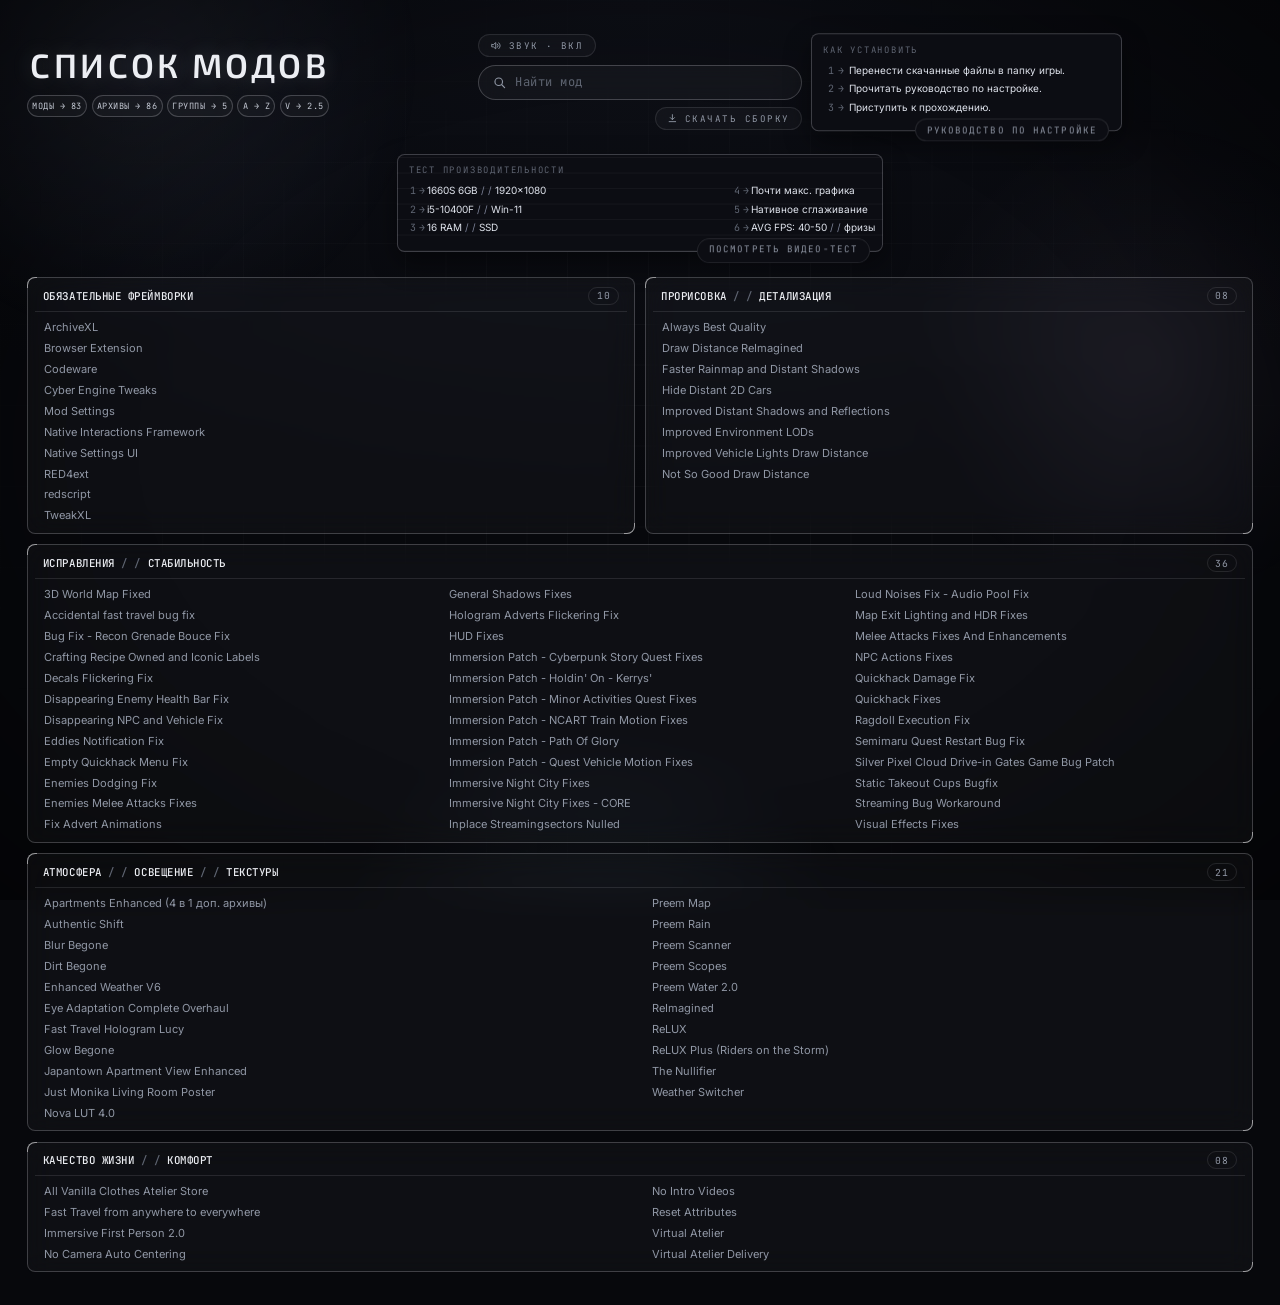
<file: index.html>
<!doctype html>
<html lang="ru">
<head>
<meta charset="utf-8">
<meta name="viewport" content="width=device-width,initial-scale=1">
<title>Список модов — Cyberpunk 2077</title>
<link rel="preconnect" href="https://fonts.googleapis.com">
<link rel="preconnect" href="https://fonts.gstatic.com" crossorigin>
<link rel="preload" as="style" href="https://fonts.googleapis.com/css2?family=Exo+2:wght@600&family=Inter:wght@400;500;600&family=JetBrains+Mono:wght@400;500&display=swap" onload="this.onload=null;this.rel='stylesheet'">
<noscript><link rel="stylesheet" href="https://fonts.googleapis.com/css2?family=Exo+2:wght@600&family=Inter:wght@400;500;600&family=JetBrains+Mono:wght@400;500&display=swap"></noscript>
<style>
:root{
  --bg:#07080c;
  --text:#e6e8ee;
  --dim:#9097a5;
  --faint:#5f6572;
  --line:rgba(236,238,245,.22);
  --line2:rgba(236,238,245,.11);
  --rh:1.55rem;
  --sans:'Inter',system-ui,-apple-system,'Segoe UI',Roboto,sans-serif;
  --mono:'JetBrains Mono',ui-monospace,SFMono-Regular,Consolas,monospace;
  --disp:'Exo 2','Inter',system-ui,sans-serif;
}
*{box-sizing:border-box}
html{font-size:min(.8333vw,max(1.5625vh,12px),30px)}
body{margin:0;background:var(--bg);color:var(--text);font-family:var(--sans);-webkit-font-smoothing:antialiased;overflow-x:hidden}

/* ---------- фон ---------- */
.bg{position:fixed;inset:0;z-index:-2;overflow:hidden;contain:layout paint;background:radial-gradient(120% 90% at 50% 0%,#0d0f16 0%,#07080c 60%)}
.blob{position:absolute;border-radius:50%;opacity:.55;will-change:transform}
.b1{width:46vw;height:46vw;left:-12vw;top:-18vw;background:radial-gradient(circle,rgba(150,165,205,.20),transparent 68%);animation:d1 38s ease-in-out infinite alternate}
.b2{width:40vw;height:40vw;right:-10vw;top:12vh;background:radial-gradient(circle,rgba(190,170,210,.13),transparent 68%);animation:d2 46s ease-in-out infinite alternate}
.b3{width:50vw;height:34vw;left:22vw;bottom:-22vw;background:radial-gradient(circle,rgba(130,170,190,.14),transparent 70%);animation:d3 52s ease-in-out infinite alternate}
@keyframes d1{to{transform:translate(9vw,7vh)}}
@keyframes d2{to{transform:translate(-8vw,9vh)}}
@keyframes d3{to{transform:translate(-10vw,-6vh)}}
.grid{position:fixed;inset:0;z-index:-1;pointer-events:none;
  background-image:linear-gradient(rgba(236,238,245,.028) 1px,transparent 1px),linear-gradient(90deg,rgba(236,238,245,.028) 1px,transparent 1px);
  background-size:3rem 3rem;
  -webkit-mask-image:radial-gradient(ellipse at center,#000 30%,transparent 85%);mask-image:radial-gradient(ellipse at center,#000 30%,transparent 85%)}
.vig{position:fixed;inset:0;z-index:-1;pointer-events:none;background:radial-gradient(ellipse at center,transparent 55%,rgba(0,0,0,.45) 100%)}

/* ---------- каркас ---------- */
.page{min-height:100vh;min-height:100dvh;max-width:120rem;margin:0 auto;padding:1.6rem 2.5rem;display:flex;flex-direction:column;justify-content:center;gap:1.9rem}

/* ---------- верхняя полоса ---------- */
.top{position:relative;z-index:30;display:grid;grid-template-columns:repeat(4,minmax(0,1fr));gap:.8rem;align-items:center;height:7.4rem}
.hd{grid-column:1;justify-self:start;display:grid;gap:.9rem;width:max-content;max-width:100%}
h1{margin:0;text-align:center;font-family:var(--disp);font-weight:600;font-size:2.5rem;line-height:1.05;letter-spacing:.1em;color:#eceef3;text-transform:uppercase;padding-left:.1em;text-shadow:0 0 1.6rem rgba(220,226,240,.18);white-space:nowrap}
.tags{width:0;min-width:100%;display:flex;gap:.35rem}
.tag{flex:1 1 auto;text-align:center;white-space:nowrap;font-family:var(--mono);font-size:.64rem;letter-spacing:.06em;text-transform:uppercase;color:#c4c9d4;border:1px solid var(--line);border-radius:999px;padding:.32rem .15rem;background:rgba(255,255,255,.03);backdrop-filter:blur(.5rem);-webkit-backdrop-filter:blur(.5rem)}
.mid{grid-column:2 / span 2;position:relative;display:flex;justify-content:center;align-items:center;height:100%}

/* ---------- поиск ---------- */
.search{position:relative;display:flex;align-items:center;gap:.65rem;width:24rem;height:2.6rem;padding:0 1.05rem;border:1px solid var(--line);border-radius:999px;background:rgba(255,255,255,.035);backdrop-filter:blur(.8rem);-webkit-backdrop-filter:blur(.8rem);cursor:text;
  transition:border-color .35s ease,box-shadow .35s ease,background-color .35s ease}
.search:focus-within{border-color:rgba(236,238,245,.55);background:rgba(255,255,255,.055);box-shadow:0 0 1.8rem rgba(220,228,255,.10)}
.search svg{flex:none;width:1rem;height:1rem;fill:none;stroke:var(--dim);stroke-width:1.7;stroke-linecap:round;transition:stroke .3s ease,transform .45s cubic-bezier(.2,.8,.2,1)}
.search:focus-within svg{stroke:#fff;transform:scale(1.1) rotate(-8deg)}
.field{position:relative;flex:1;height:100%;min-width:0;font-family:var(--mono);font-size:.9rem;letter-spacing:.04em}
.field input,.ghost,.ph{position:absolute;inset:0;display:flex;align-items:center;white-space:pre;font:inherit;letter-spacing:inherit;margin:0}
.field input{width:100%;border:0;outline:0;background:transparent;color:transparent;caret-color:#fff;padding:0}
.ghost{pointer-events:none;color:#eef0f5;overflow:hidden}
.ghost .g{display:inline-block;white-space:pre}
.ghost .g.in{animation:typein .34s cubic-bezier(.2,.8,.2,1) both}
@keyframes typein{from{opacity:0;transform:translateY(.6em) scale(.8);filter:blur(5px)}to{opacity:1;transform:none;filter:blur(0)}}
.ph{pointer-events:none;color:var(--faint);transition:opacity .25s ease}
.search.has .ph{opacity:0}
.qc{flex:none;min-width:1.5rem;text-align:right;font-family:var(--mono);font-size:.68rem;letter-spacing:.08em;color:var(--dim);transition:color .3s ease}
.search.none{border-color:rgba(236,238,245,.12)}
.search.none .qc{color:var(--faint)}
.search.none .field{animation:nope .38s ease}
@keyframes nope{25%{transform:translateX(-.25rem)}60%{transform:translateX(.2rem)}}

/* ---------- доска ---------- */
.board{display:grid;grid-template-columns:repeat(4,minmax(0,1fr));gap:.8rem}
.card{position:relative;display:flex;flex-direction:column;min-width:0;border:1px solid var(--line);border-radius:.6rem;padding:.2rem .5rem .5rem;
  background:rgba(255,255,255,.032);backdrop-filter:blur(1rem) saturate(1.15);-webkit-backdrop-filter:blur(1rem) saturate(1.15);
  animation:rise .7s cubic-bezier(.2,.7,.2,1) both}
.card::before,.card::after{content:"";position:absolute;width:.7rem;height:.7rem;border:1px solid rgba(255,255,255,.75);opacity:.65;pointer-events:none}
.card::before{top:-1px;left:-1px;border-right:0;border-bottom:0;border-top-left-radius:.6rem}
.card::after{right:-1px;bottom:-1px;border-left:0;border-top:0;border-bottom-right-radius:.6rem}
@keyframes rise{from{opacity:0;transform:translateY(.7rem)}to{opacity:1;transform:none}}
.ch{display:flex;align-items:center;justify-content:space-between;gap:.6rem;height:2.3rem;padding:0 .6rem;margin-bottom:.35rem;border-bottom:1px solid var(--line2)}
.ch h2{margin:0;min-width:0;font-family:var(--mono);font-weight:500;font-size:.8rem;letter-spacing:.05em;text-transform:uppercase;color:#eceef3;white-space:nowrap;overflow:hidden;text-overflow:ellipsis}
.ch h2 i{font-style:normal;color:var(--faint);white-space:pre}
.ct{flex:none;font-family:var(--mono);font-size:.72rem;letter-spacing:.08em;color:var(--dim);border:1px solid var(--line2);border-radius:999px;padding:.12rem .55rem}
.list{display:grid;grid-auto-flow:column;grid-template-rows:repeat(var(--r),var(--rh));grid-auto-columns:minmax(0,1fr);column-gap:.5rem}

/* ---------- строка мода ---------- */
a.mod{position:relative;display:flex;align-items:center;gap:.5rem;height:var(--rh);padding:0 .65rem;border-radius:.35rem;color:var(--dim);text-decoration:none;white-space:nowrap;overflow:hidden;outline:none;
  transition:color .25s ease,opacity .35s ease,background-color .35s ease}
a.mod::before{content:"";position:absolute;left:0;top:50%;width:2px;height:56%;background:#fff;border-radius:2px;transform:translateY(-50%) scaleY(0);transform-origin:center;transition:transform .28s cubic-bezier(.2,.8,.2,1);opacity:.85}
a.mod::after{content:"";position:absolute;inset:0;background:linear-gradient(90deg,rgba(255,255,255,.10),rgba(255,255,255,0) 75%);opacity:0;transition:opacity .3s ease;pointer-events:none}
a.mod .nm{flex:1;min-width:0;font-size:.82rem;overflow:hidden;text-overflow:ellipsis;transition:transform .28s cubic-bezier(.2,.8,.2,1)}
a.mod .ar{flex:none;font-size:.78rem;opacity:0;transform:translate(-.3rem,.15rem);transition:opacity .25s ease,transform .28s cubic-bezier(.2,.8,.2,1)}
a.mod:hover,a.mod:focus-visible{color:#fff}
a.mod:hover::before,a.mod:focus-visible::before{transform:translateY(-50%) scaleY(1)}
a.mod:hover::after,a.mod:focus-visible::after{opacity:1}
a.mod:hover .nm,a.mod:focus-visible .nm{transform:translateX(.3rem)}
a.mod:hover .ar,a.mod:focus-visible .ar{opacity:.9;transform:none}
.board.focus a.mod:not(.hot){opacity:.5}

a.mod.sm{color:var(--text);background:rgba(255,255,255,.045)}
a.mod.sm::before{transform:translateY(-50%) scaleY(.5);opacity:.6}
.board.q a.mod:not(.sm){opacity:.42}

/* ---------- звук ---------- */
.snd,.dl,.gd,.vd{font-family:var(--mono);font-size:.68rem;letter-spacing:.16em;text-transform:uppercase;color:var(--dim);background:rgba(255,255,255,.03);border:1px solid var(--line2);border-radius:999px;cursor:pointer;backdrop-filter:blur(.5rem);-webkit-backdrop-filter:blur(.5rem);transition:color .25s,border-color .25s,box-shadow .3s,background-color .25s;text-decoration:none}
.snd{position:absolute;left:calc(50% - 12rem);bottom:calc(50% + 1.3rem + .55rem);padding:.34rem .85rem;display:flex;align-items:center;gap:.5rem;white-space:nowrap}
.snd svg{width:.85rem;height:.85rem;flex:none;fill:none;stroke:currentColor;stroke-width:1.6;stroke-linecap:round;stroke-linejoin:round}
.snd .off{display:none}
.snd[aria-pressed="false"] .on{display:none}
.snd[aria-pressed="false"] .off{display:block}
.snd[aria-pressed="false"]{opacity:.65}
.snd:hover,.snd:focus-visible{color:#fff;border-color:var(--line);outline:none}
.dl{position:absolute;right:calc(50% - 12rem);top:calc(50% + 1.3rem + .55rem);display:flex;align-items:center;gap:.5rem;padding:.34rem .85rem;white-space:nowrap}
.dl svg{width:.8rem;height:.8rem;fill:none;stroke:currentColor;stroke-width:1.7;stroke-linecap:round;stroke-linejoin:round}
.dl:hover,.dl:focus-visible,.gd:hover,.gd:focus-visible,.vd:hover,.vd:focus-visible{color:#fff;border-color:var(--line);outline:none}
.dlnote{position:absolute;left:calc(50% + 12.7rem);top:50%;width:22rem;transform:translateY(-50%);padding:.7rem .8rem .95rem;border:1px solid var(--line);border-radius:.55rem;background:#0c0d13;box-shadow:0 .8rem 2rem rgba(0,0,0,.45);font-size:.74rem;line-height:1.5;color:#dfe3ec;z-index:60}
.dlnote b{display:block;margin-bottom:.3rem;font-family:var(--mono);font-weight:400;font-size:.66rem;letter-spacing:.2em;text-transform:uppercase;color:var(--faint)}
.dlnote .st{display:grid;grid-template-columns:.8rem 1.1rem 1fr;align-items:baseline;padding:.1rem 0}
.dlnote .st i{font-style:normal;text-align:right;color:var(--faint);font-family:var(--mono);font-size:.74rem}
.dlnote .st em{font-style:normal;text-align:center;color:var(--faint);font-family:var(--mono);font-size:.74rem}
.dlnote{width:19.6rem}
.perf{position:absolute;left:calc(50% + 12.7rem + 19.6rem + .5rem);right:0;top:50%;transform:translateY(-50%);padding:.7rem .5rem .95rem .8rem;border:1px solid var(--line);border-radius:.55rem;background:linear-gradient(rgba(255,255,255,.04) 1px,transparent 1px) 0 .15rem/100% 1.15rem,rgba(255,255,255,.025);background-color:#0c0d13;box-shadow:0 .8rem 2rem rgba(0,0,0,.45);font-size:.74rem;line-height:1.5;color:#dfe3ec;z-index:60}
.perf b{display:block;margin-bottom:.3rem;font-family:var(--mono);font-weight:400;font-size:.66rem;letter-spacing:.2em;text-transform:uppercase;color:var(--faint)}
.pf{display:grid;grid-template-columns:auto auto;grid-template-rows:repeat(3,auto);grid-auto-flow:column;justify-content:space-between;column-gap:.4rem}
.pc{display:grid;grid-template-columns:.55rem .8rem auto;align-items:baseline;padding:.1rem 0;white-space:nowrap}
.pc i,.pc em{font-style:normal;font-family:var(--mono);font-size:.74rem;text-align:center;color:var(--faint)}
.pc i{text-align:right}
.pc u{text-decoration:none;color:#7e8498;white-space:pre}
.vd{position:absolute;right:.9rem;bottom:0;transform:translateY(50%);padding:.32rem .8rem;background:#0c0d13;white-space:nowrap;font-size:.68rem;letter-spacing:.12em}
.gd{position:absolute;right:.9rem;bottom:0;transform:translateY(50%);padding:.32rem .8rem;background:#0c0d13;white-space:nowrap;font-size:.68rem;letter-spacing:.12em}

@media (min-width:1440px) and (hover:hover) and (orientation:landscape){.dlnote .st span{white-space:nowrap}}
/* ---------- адаптив ---------- */
/* ноутбуки и окна уже 1440px: два столбца, страница прокручивается, текст крупнее */
@media (max-width:1439px),(hover:none) and (pointer:coarse),(orientation:portrait) and (min-width:700px) and (hover:hover){
  html{font-size:clamp(13.5px,1.05vw,17px)}
  .board{grid-template-columns:repeat(2,minmax(0,1fr));grid-auto-flow:row dense}
  .card{grid-column:span 1!important}
  .card:nth-child(2),.card:nth-child(4),.card:nth-child(5){grid-column:span 2!important}
  .card:nth-child(5) .list{--r:4!important}
  .page{padding:2.4rem 2rem 2.4rem}
  .top{height:auto;grid-template-rows:7.4rem auto;row-gap:1.6rem}
  .perf{grid-column:1 / -1;grid-row:2;position:relative;left:auto;right:auto;top:auto;transform:none;justify-self:center;width:min(100%,36rem)}
  .dlnote{width:23rem}
}
@media (max-width:1199px),(hover:none) and (pointer:coarse),(orientation:portrait) and (min-width:700px) and (hover:hover){.card:nth-child(2) .list{--r:18!important}}
@media (max-width:1439px),(hover:none) and (pointer:coarse),(orientation:portrait) and (min-width:700px) and (hover:hover){.board{flex:1;align-content:stretch}}
@media (min-width:700px) and (max-width:999px) and (orientation:portrait){html{font-size:clamp(14px,1.8vw,21px)}}
/* планшеты и узкие окна: шапка в столбик */
@media (max-width:999px),(hover:none) and (pointer:coarse),(orientation:portrait) and (min-width:700px) and (hover:hover){
  html{font-size:14px}
  .page{padding:2.4rem 1rem 2rem;justify-content:flex-start}
  .top{display:flex;flex-direction:column;height:auto;gap:1.2rem;align-items:stretch}
  .hd{align-self:stretch;width:auto;justify-self:stretch;justify-items:center;text-align:center}
  .tags{width:100%;min-width:0;justify-content:center;flex-wrap:wrap}
  .mid{height:auto;display:grid;grid-template-columns:1fr 1fr;gap:.7rem;justify-items:center}
  .mid .search,.mid .dlnote{grid-column:1 / -1}
  .snd{justify-self:end}.dl{justify-self:start}
  .snd,.dl{position:static}
  .dlnote{position:relative;left:auto;top:auto;transform:none;width:100%;max-width:28rem;margin-bottom:.6rem}
  .perf{width:100%;max-width:28rem;align-self:center;margin-top:.2rem;margin-bottom:.6rem}
  h1{font-size:2rem}
}
/* телефоны: один столбец */
@media (max-width:699px),(hover:none) and (pointer:coarse){
  html{font-size:15px}
  .board{grid-template-columns:minmax(0,1fr)}
  .card,.card:nth-child(2),.card:nth-child(4),.card:nth-child(5){grid-column:auto!important}
  .card:nth-child(5) .list{--r:8!important}
  .list{grid-auto-flow:row;grid-template-rows:none!important;grid-auto-rows:var(--rh)}
  .card:nth-child(2) .list{--r:11!important}
  .search{width:min(24rem,86vw)}
}
@media (max-width:479px){
  .page{padding:2rem .7rem 1.6rem}
  .pf{grid-auto-flow:row;grid-template-rows:none;grid-template-columns:minmax(0,1fr)}
  .pc{white-space:normal}
  .tags{flex-wrap:wrap;justify-content:center}
  .tag{flex:0 1 auto;padding:.32rem .6rem}
  a.mod{height:auto;min-height:var(--rh);padding:.28rem .65rem}
  a.mod .nm{white-space:normal;overflow:visible;line-height:1.3}
  .list{grid-auto-rows:auto}
  .ch{height:auto;min-height:2.3rem;padding:.4rem .6rem}
  .ch h2{white-space:normal;overflow:visible;line-height:1.35;letter-spacing:.02em;overflow-wrap:anywhere}
  .ch h2 i{white-space:normal}
  h1{font-size:1.65rem;white-space:normal;text-align:center}
}
/* низкие горизонтальные экраны (телефон на боку) */
@media (max-height:520px) and (min-width:700px){.page{padding-top:1.4rem}}
@media (prefers-reduced-motion:reduce){
  .blob,.card,.leg,.wing{animation:none!important}
  a.mod,a.mod *{transition-duration:.01s!important}
}



/* ---------- окно скачивания ---------- */
.dm{position:fixed;inset:0;z-index:150;display:flex;align-items:center;justify-content:center;padding:1rem;background:rgba(5,6,9,.78);backdrop-filter:blur(.7rem);-webkit-backdrop-filter:blur(.7rem);opacity:0;visibility:hidden;overflow:hidden;transition:opacity .28s ease,visibility 0s linear .28s}
.dm.on{opacity:1;visibility:visible;transition:opacity .28s ease}
.dm-box{position:relative;width:min(35rem,100%);max-height:100%;overflow:auto;scrollbar-width:none;padding:.2rem .7rem .8rem;border:1px solid var(--line);border-radius:.7rem;background:rgba(13,14,20,.94);box-shadow:0 2rem 5rem rgba(0,0,0,.6);}
.dm-box::-webkit-scrollbar{display:none}
.dm-box::before,.dm-box::after{content:"";position:absolute;width:.8rem;height:.8rem;border:1px solid rgba(255,255,255,.75);opacity:.65;pointer-events:none}
.dm-box::before{top:0;left:0;border-right:0;border-bottom:0;border-top-left-radius:.7rem}
.dm-box::after{right:0;bottom:0;border-left:0;border-top:0;border-bottom-right-radius:.7rem}
.dm-head{display:flex;align-items:center;justify-content:space-between;height:2.9rem;padding:0 .2rem 0 .3rem;margin-bottom:.7rem;border-bottom:1px solid var(--line2)}
.dm-head h2{margin:0;font-family:var(--mono);font-weight:500;font-size:.9rem;letter-spacing:.05em;text-transform:uppercase;color:#eceef3}
.dm-x{width:1.9rem;height:1.9rem;display:grid;place-items:center;padding:0;color:var(--dim);background:rgba(255,255,255,.03);border:1px solid var(--line2);border-radius:50%;cursor:pointer;transition:color .25s,border-color .25s}
.dm-x svg{width:.8rem;height:.8rem;fill:none;stroke:currentColor;stroke-width:1.7;stroke-linecap:round}
.dm-x:hover,.dm-x:focus-visible{color:#fff;border-color:var(--line);outline:none}
.dm-pts{display:grid;gap:.55rem;margin:0 0 .9rem;padding:0;list-style:none}
.dm-pts li{padding:.6rem .8rem;border:1px solid var(--line2);border-left:2px solid rgba(236,238,245,.6);border-radius:.4rem;background:rgba(255,255,255,.035);font-size:.84rem;line-height:1.5;color:#e2e5ec}
.dm-ok{display:flex;align-items:center;gap:.7rem;width:max-content;max-width:100%;margin:0 auto .8rem;font-family:var(--mono);font-size:.76rem;letter-spacing:.06em;text-transform:uppercase;color:var(--dim);cursor:pointer;-webkit-user-select:none;user-select:none;transition:color .25s}
.dm-ok input{position:absolute;opacity:0;width:0;height:0}
.dm-ok .bx{flex:none;width:1.15rem;height:1.15rem;display:grid;place-items:center;border:1px solid var(--line);border-radius:.3rem;background:rgba(255,255,255,.04);transition:border-color .25s,background-color .25s}
.dm-ok .bx svg{width:.8rem;height:.8rem;fill:none;stroke:#fff;stroke-width:2.2;stroke-linecap:round;stroke-linejoin:round;opacity:0;transform:scale(.6);transition:opacity .2s,transform .25s cubic-bezier(.2,.8,.2,1)}
.dm-ok input:checked~.bx{border-color:rgba(236,238,245,.7);background:rgba(255,255,255,.14)}
.dm-ok input:checked~.bx svg{opacity:1;transform:none}
.dm-ok input:checked~.tx,.dm-ok:hover{color:#fff}
.dm-ok input:focus-visible~.bx{box-shadow:0 0 0 2px rgba(220,228,255,.35)}
.dm-go{display:flex;align-items:center;justify-content:center;gap:.5rem;padding:.6rem 1rem;font-family:var(--mono);font-size:.76rem;letter-spacing:.16em;text-transform:uppercase;color:#eceef3;text-decoration:none;background:rgba(255,255,255,.05);border:1px solid var(--line);border-radius:999px;transition:background-color .25s,border-color .25s,color .25s,opacity .25s}
.dm-go svg{width:.9rem;height:.9rem;fill:none;stroke:currentColor;stroke-width:1.7;stroke-linecap:round;stroke-linejoin:round}
.dm-go:hover,.dm-go:focus-visible{background:rgba(255,255,255,.1);border-color:rgba(236,238,245,.55);color:#fff;outline:none}
.dm-go[aria-disabled="true"]{opacity:.38;pointer-events:none;cursor:not-allowed}

.search.merge{animation:mrg .9s ease-out}
@keyframes mrg{0%{box-shadow:0 0 0 0 rgba(220,230,255,0)}35%{box-shadow:0 0 2rem .15rem rgba(220,230,255,.5);border-color:rgba(255,255,255,.8)}100%{box-shadow:0 0 0 0 rgba(220,230,255,0)}}
.vid{position:fixed;inset:0;z-index:180;display:flex;align-items:center;justify-content:center;padding:1.5rem;background:rgba(5,6,9,.92);backdrop-filter:blur(.6rem);-webkit-backdrop-filter:blur(.6rem);opacity:0;visibility:hidden;pointer-events:none;transition:opacity .3s ease,visibility 0s .3s}
.vid.on{opacity:1;visibility:visible;pointer-events:auto;transition:opacity .3s ease}
.vid-box{width:min(92vw,56rem,calc((100vh - 8rem)*16/9));border:1px solid var(--line);border-radius:.6rem;background:#0c0d13;box-shadow:0 1.4rem 4rem rgba(0,0,0,.6);overflow:hidden}

.vid-h{display:flex;align-items:center;justify-content:space-between;height:2.4rem;padding:0 .6rem 0 .9rem;font-family:var(--mono);font-size:.62rem;letter-spacing:.16em;text-transform:uppercase;color:var(--faint);border-bottom:1px solid var(--line2)}
.vid-x{width:1.6rem;height:1.6rem;display:grid;place-items:center;padding:0;font-size:1rem;line-height:1;color:var(--dim);background:rgba(255,255,255,.03);border:1px solid var(--line2);border-radius:50%;cursor:pointer}
.vid-x:hover,.vid-x:focus-visible{color:#fff;border-color:var(--line);outline:none}
.vid video{display:block;width:100%;aspect-ratio:16/9;background:#000}
html.mlock,html.mlock body{overflow:hidden!important}
.dm{overflow:hidden}
@media (max-width:480px){.dm-pts li{font-size:.82rem}}

/* ---------- окно руководства ---------- */
.gm .dm-box{width:min(82rem,100%)}
.gm-grid{display:grid;grid-template-columns:repeat(2,minmax(0,1fr));gap:.8rem;align-items:stretch}
.gc{display:flex;flex-direction:column;min-width:0;padding:.2rem .5rem .6rem;border:1px solid var(--line2);border-radius:.55rem;background:rgba(255,255,255,.025)}
.gc-h{display:flex;align-items:center;justify-content:space-between;gap:.6rem;height:2.3rem;padding:0 .4rem;margin-bottom:.45rem;border-bottom:1px solid var(--line2)}
.gc-h h3{margin:0;min-width:0;font-family:var(--mono);font-weight:500;font-size:.8rem;letter-spacing:.05em;text-transform:uppercase;color:#eceef3;white-space:nowrap;overflow:hidden;text-overflow:ellipsis}
.gc-h h3 i{font-style:normal;color:var(--faint);white-space:pre}
.gc-h .s{font-style:normal;font-weight:500;font-family:var(--mono)}
.s.r{color:#ff9a9a;text-shadow:0 0 .7rem rgba(255,80,80,.38)}
.gshot{position:relative;flex:none;aspect-ratio:975/445;margin:.1rem .1rem .6rem;padding:0;border:1px solid var(--line2);border-radius:.4rem;overflow:hidden;background:rgba(0,0,0,.35);cursor:zoom-in;display:block;outline:none;transition:border-color .3s ease,box-shadow .3s ease}
.gshot img{position:absolute;inset:0;width:100%;height:100%;object-fit:contain;display:block}
.gshot:hover,.gshot:focus-visible{border-color:var(--line);box-shadow:0 0 1.6rem rgba(220,228,255,.08)}
.gshot::after{content:"";position:absolute;right:.5rem;bottom:.5rem;width:1.4rem;height:1.4rem;border:1px solid var(--line);border-radius:50%;background:rgba(10,11,16,.7) url("data:image/svg+xml,%3Csvg xmlns='http://www.w3.org/2000/svg' viewBox='0 0 20 20' fill='none' stroke='%23d9dde6' stroke-width='1.6' stroke-linecap='round'%3E%3Ccircle cx='8.5' cy='8.5' r='5'/%3E%3Cpath d='M12.3 12.3L17 17M8.5 6.3v4.4M6.3 8.5h4.4'/%3E%3C/svg%3E") center/62% no-repeat}
.gb-in{padding:0 .8rem .3rem;display:flex;flex-direction:column;gap:.8rem;font-size:.88rem;line-height:1.55;color:var(--dim)}
.gkv{display:grid;grid-template-columns:repeat(3,minmax(0,1fr));gap:.55rem}
.gkv>div{display:flex;flex-direction:column;align-items:center;justify-content:center;gap:.15rem;min-height:2.6rem;padding:.3rem .3rem;border:1px solid var(--line2);border-radius:.4rem;background:rgba(255,255,255,.028);text-align:center}
.gkv small{font-family:var(--mono);font-size:.68rem;letter-spacing:.08em;text-transform:uppercase;color:var(--faint);white-space:nowrap}
.gkv span{font-family:var(--mono);font-size:.86rem;color:#eceef3;white-space:nowrap}
.git{display:grid;grid-template-columns:9.4rem minmax(0,1fr);column-gap:1.2rem;align-items:center;padding:.85rem .2rem;border-top:1px solid var(--line2)}
.git b{font-family:var(--mono);font-weight:500;font-size:.8rem;letter-spacing:.03em;color:#d3d7e0}
.git p{margin:0}
.git .sl{color:var(--faint);margin:0 .1em}
.gc-n{margin:0;padding:.3rem 0 .1rem}
.gc-n+.gkv{grid-template-columns:minmax(0,1fr)}
.gc-n+.gkv>div{flex-direction:row;justify-content:space-between;gap:.8rem;padding:.3rem .9rem}
.lb{position:fixed;inset:0;z-index:170;display:flex;flex-direction:column;align-items:center;justify-content:center;gap:.8rem;padding:1.5rem;background:rgba(5,6,9,.92);backdrop-filter:blur(.6rem);-webkit-backdrop-filter:blur(.6rem);opacity:0;visibility:hidden;pointer-events:none;transition:opacity .3s ease,visibility 0s .3s;cursor:zoom-out}
.lb.on{opacity:1;visibility:visible;pointer-events:auto;transition:opacity .3s ease}
.lb img{max-width:94vw;max-height:84vh;border:1px solid var(--line);border-radius:.5rem;box-shadow:0 1.4rem 4rem rgba(0,0,0,.6);-webkit-user-select:none;user-select:none;-webkit-user-drag:none}
.lb .cap{font-family:var(--mono);font-size:.84rem;letter-spacing:.08em;color:var(--dim);text-align:center}
.lb .cap b{color:#eceef3;font-weight:500}
.gshot,.gshot img{-webkit-tap-highlight-color:transparent;-webkit-touch-callout:none;-webkit-user-select:none;user-select:none}
@media (max-width:1100px),(orientation:portrait){.gm-grid{grid-template-columns:minmax(0,1fr)}.gm .dm-box{width:min(40rem,100%)}}
@media (max-width:480px){.git{grid-template-columns:minmax(0,1fr);row-gap:.15rem}.gkv span,.gkv small{white-space:normal}}
@media (hover:none) and (pointer:coarse){html{font-size:clamp(15px,min(3.1vw,5vh),30px)}}
@media (orientation:portrait) and (min-width:700px) and (hover:hover){html{font-size:max(9px,min(calc(100dvh / 130),calc(100vw / 46)))}}
@media (hover:none) and (pointer:coarse){.card,.tag,.search,.snd,.dl,.gd,.vd,.back,.perf,.dlnote,.dm,.dm-head,.lb,.vid,.nick-in,.bubble{-webkit-backdrop-filter:none!important;backdrop-filter:none!important}}
</style>
<script>window.MOB=matchMedia('(hover:none) and (pointer:coarse)').matches</script>
<script>MOB||document.write('<link rel="stylesheet" href="assets/nick.css">')</script>
</head>
<body>
<div class="bg"><div class="blob b1"></div><div class="blob b2"></div><div class="blob b3"></div></div>
<div class="grid"></div><div class="vig"></div>
<main class="page">
  <header class="top">
    <div class="hd">
      <h1>Список модов</h1>
      <div class="tags" id="tags"></div>
    </div>
    <div class="mid">
      <label class="search" id="search">
        <svg viewBox="0 0 20 20" aria-hidden="true"><circle cx="8.5" cy="8.5" r="5.6"/><path d="M13 13l4.2 4.2"/></svg>
        <div class="field">
          <span class="ph">Найти мод</span>
          <div class="ghost" id="ghost" aria-hidden="true"></div>
          <input id="q" type="text" autocomplete="off" autocapitalize="off" spellcheck="false" maxlength="30" aria-label="Поиск мода по названию">
        </div>
        <span class="qc" id="qc"></span>
      </label>
      <button class="snd" id="snd" type="button" aria-pressed="true" aria-label="Звук"><svg class="on" viewBox="0 0 20 20" aria-hidden="true"><path d="M3 8v4h3l4 3.4V4.6L6 8z"/><path d="M13 7.2a4 4 0 010 5.6M15.4 5a7.2 7.2 0 010 10"/></svg><svg class="off" viewBox="0 0 20 20" aria-hidden="true"><path d="M3 8v4h3l4 3.4V4.6L6 8z"/><path d="M13.5 8l4 4M17.5 8l-4 4"/></svg><span id="sndT">Звук · вкл</span></button>
      <button class="dl" id="dl" type="button" aria-haspopup="dialog"><svg viewBox="0 0 20 20" aria-hidden="true"><path d="M10 3v9M6.2 8.6L10 12.4l3.8-3.8M4 16h12"/></svg>Скачать сборку</button>
      <div class="dlnote"><b>Как установить</b><div class="st"><i>1</i><em>→</em><span>Перенести скачанные файлы в папку игры.</span></div><div class="st"><i>2</i><em>→</em><span>Прочитать руководство по настройке.</span></div><div class="st"><i>3</i><em>→</em><span>Приступить к прохождению.</span></div><button class="gd" id="gd" type="button" aria-haspopup="dialog">Руководство по настройке</button></div>
    </div>
    <div class="perf" data-nk="perf" aria-label="Тест производительности"><b>Тест производительности</b><div class="pf">
      <div class="pc c1"><i>1</i><em>→</em><span>1660S 6GB<u> / / </u>1920x1080</span></div>
      <div class="pc c1"><i>2</i><em>→</em><span>i5-10400F<u> / / </u>Win-11</span></div>
      <div class="pc c1"><i>3</i><em>→</em><span>16 RAM<u> / / </u>SSD</span></div>
      <div class="pc c2"><i>4</i><em>→</em><span>Почти макс. графика</span></div>
      <div class="pc c2"><i>5</i><em>→</em><span>Нативное сглаживание</span></div>
      <div class="pc c3"><i>6</i><em>→</em><span>AVG FPS: 40-50<u> / / </u>фризы</span></div>
    </div><a class="vd" href="assets/forl2.mp4">Посмотреть видео-тест</a></div>
  </header>
  <section class="board" id="board" aria-label="Список модов по категориям"></section>
</main>

<div class="dm" id="dm" role="dialog" aria-modal="true" aria-labelledby="dmT" aria-hidden="true">
  <div class="dm-box">
    <div class="dm-head"><h2 id="dmT">Скачать сборку</h2><button class="dm-x" id="dmX" type="button" aria-label="Закрыть"><svg viewBox="0 0 20 20" aria-hidden="true"><path d="M5 5l10 10M15 5L5 15"/></svg></button></div>
    <ul class="dm-pts">
      <li>Сборка универсальна: HD-текстур нет, подойдет для всех ПК.</li>
      <li>Собиралась для патча 2.5: конфликтных модов не обнаружено.</li>
      <li>Ошибки, вылеты и прочие зависания на вашей ответственности.</li>
    </ul>
    <label class="dm-ok"><input type="checkbox" id="dmC"><span class="bx"><svg viewBox="0 0 20 20" aria-hidden="true"><path d="M4.5 10.5l3.6 3.6 7.4-8"/></svg></span><span class="tx">Спасибо, я все понял</span></label>
    <a class="dm-go" id="dmGo" href="https://drive.google.com/drive/folders/1HADrw7dSjw8qlqQpY7Tx1CDvonW6FfyS?usp=drive_link" target="_blank" rel="noopener noreferrer" aria-disabled="true" tabindex="-1"><svg viewBox="0 0 20 20" aria-hidden="true"><path d="M10 3v9M6.2 8.6L10 12.4l3.8-3.8M4 16h12"/></svg>Скачать</a>
  </div>
</div>
<div class="dm gm" id="gm" role="dialog" aria-modal="true" aria-labelledby="gmT" aria-hidden="true">
  <div class="dm-box">
    <div class="dm-head"><h2 id="gmT">Руководство по настройке</h2><button class="dm-x" id="gmX" type="button" aria-label="Закрыть"><svg viewBox="0 0 20 20" aria-hidden="true"><path d="M5 5l10 10M15 5L5 15"/></svg></button></div>
    <div class="gm-grid">
      <article class="gc">
        <div class="gc-h"><h3>Основные меню CET<i> / / </i><em class="s r">Рекомендация</em></h3><span class="ct">01</span></div>
        <button class="gshot" type="button" data-cap="Основные меню CET"><img draggable="false" decoding="async" data-src="img/1-cet.png" alt="Основные меню CET"></button>
        <div class="gb-in">
          <div class="gkv"><div><small>Если пропал HUD</small><span>Hud Fixes</span></div><div><small>Погода и время</small><span>Weather Switcher</span></div><div><small>Опционально</small><span>Console</span></div></div>
          <div>
            <div class="git"><b>Hud Fixes</b><p>Если пропал интерфейс — нажмите Restore HUD now.</p></div>
            <div class="git"><b>Weather Switcher</b><p>Контролируйте погодные условия и время суток.</p></div>
            <div class="git"><b>Остальные окна</b><p>Скройте если мешают, консоль — опционально.</p></div>
          </div>
        </div>
      </article>
      <article class="gc">
        <div class="gc-h"><h3>Eye Adaptation<i> / / </i><em class="s r">Обязательно</em></h3><span class="ct">02</span></div>
        <button class="gshot" type="button" data-cap="Eye Adaptation Complete Overhaul"><img draggable="false" decoding="async" data-src="img/2-eye-adaptation.png" alt="Настройки Eye Adaptation"></button>
        <div class="gb-in">
          <div class="gkv"><div><small>Автоэкспозиция</small><span>Kiroshi</span></div><div><small>Свечение</small><span>Оригинал</span></div><div><small>Смена погоды</small><span>Оригинал</span></div></div>
          <div>
            <div class="git"><b>Что менять</b><p>Автоэкспозиция → Kiroshi, Свет <span class="sl">/ /</span> Погода → Оригинал.</p></div>
            <div class="git"><b>Зачем</b><p>Поможет исправить засветы и переходы в погоде.</p></div>
            <div class="git"><b>Где найти</b><p>Mod Settings → Eye Adaptation Complete Overhaul.</p></div>
          </div>
        </div>
      </article>
    </div>
  </div>
</div>
<div class="lb" id="lb" aria-hidden="true"><img id="lbi" alt="" draggable="false"><div class="cap" id="lbc"></div></div>
<div class="vid" id="vid" aria-hidden="true"><div class="vid-box"><div class="vid-h"><span id="vidt">inkee2004.mp4</span><button class="vid-x" id="vidx" type="button" aria-label="Закрыть">×</button></div><video id="vidv" preload="none" controls controlsList="nodownload" playsinline></video></div></div>
<script src="assets/audio.js"></script>
<script>function lockPad(on){var r=document.documentElement;if(on){var w=innerWidth-r.clientWidth;r.style.paddingRight=w>0?w+'px':''}else r.style.paddingRight=''}</script>
<script>
(function(){
'use strict';
var root=document.documentElement;
function unit(){return parseFloat(getComputedStyle(root).fontSize)/16}
var reduce=window.matchMedia&&matchMedia('(prefers-reduced-motion: reduce)').matches;

/* ================= ДАННЫЕ =================
   [название, id на Nexus]. Категории — в порядке из TXT, моды внутри — по алфавиту. */
var CATS=[
 {t:['Обязательные фреймворки'],span:1,rows:10,mods:[
  ['ArchiveXL',4198],['Browser Extension',10038],['Codeware',7780],['Cyber Engine Tweaks',107],['Mod Settings',4885],
  ['Native Interactions Framework',21422],['Native Settings UI',3518],['RED4ext',2380],['redscript',1511],['TweakXL',4197]
 ]},
 {t:['Исправления','Стабильность'],span:3,rows:12,mods:[
  ['3D World Map Fixed',26500],['Accidental fast travel bug fix',36600],['Bug Fix - Recon Grenade Bouce Fix',14163],['Crafting Recipe Owned and Iconic Labels',11261],
  ['Decals Flickering Fix',16579],['Disappearing Enemy Health Bar Fix',19815],['Disappearing NPC and Vehicle Fix',19628],['Eddies Notification Fix',16420],
  ['Empty Quickhack Menu Fix',36114],['Enemies Dodging Fix',17923],['Enemies Melee Attacks Fixes',32747],['Fix Advert Animations',17726],
  ['General Shadows Fixes',20405],['HUD Fixes',4011],['Hologram Adverts Flickering Fix',31664],["Immersion Patch - Holdin' On - Kerrys'",25792],['Immersion Patch - Cyberpunk Story Quest Fixes',29152],['Immersion Patch - Minor Activities Quest Fixes',27162],
  ['Immersion Patch - NCART Train Motion Fixes',24914],['Immersion Patch - Path Of Glory',23875],['Immersion Patch - Quest Vehicle Motion Fixes',24772],['Immersive Night City Fixes',20588],['Immersive Night City Fixes - CORE',27040],
  ['Inplace Streamingsectors Nulled',14197],['Loud Noises Fix - Audio Pool Fix',34270],['Map Exit Lighting and HDR Fixes',23420],['Melee Attacks Fixes And Enhancements',16921],
  ['NPC Actions Fixes',16720],['Quickhack Damage Fix',9695],['Quickhack Fixes',18290],['Ragdoll Execution Fix',23206],
  ['Semimaru Quest Restart Bug Fix',23031],['Static Takeout Cups Bugfix',11729],['Silver Pixel Cloud Drive-in Gates Game Bug Patch',23573],['Streaming Bug Workaround',22857],['Visual Effects Fixes',35461]
 ]},
 {t:['Прорисовка','Детализация'],span:1,rows:8,mods:[
  ['Always Best Quality',12700],['Draw Distance ReImagined',27210],['Faster Rainmap and Distant Shadows',8610],['Hide Distant 2D Cars',1282],
  ['Improved Distant Shadows and Reflections',20623],['Improved Environment LODs',4923],['Improved Vehicle Lights Draw Distance',5082],['Not So Good Draw Distance',11240]
 ]},
 {t:['Атмосфера','Освещение','Текстуры'],span:2,rows:11,mods:[
  ['Apartments Enhanced (4 в 1 доп. архивы)',19521],['Authentic Shift',6823],['Blur Begone',8105],['Dirt Begone',8131],['Enhanced Weather V6',3901],['Eye Adaptation Complete Overhaul',2375],
  ['Fast Travel Hologram Lucy',23209],['Glow Begone',14932],['Japantown Apartment View Enhanced',19491],['Just Monika Living Room Poster',9436],['Nova LUT 4.0',11622],
  ['Preem Map',18269],['Preem Rain',11467],['Preem Scanner',9215],['Preem Scopes',10021],['Preem Water 2.0',8275],
  ['ReImagined',25845],['ReLUX',20808],['ReLUX Plus (Riders on the Storm)',22129],['The Nullifier',23091],['Weather Switcher',18027]
 ]},
 {t:['Качество жизни','Комфорт'],span:1,rows:8,mods:[
  ['All Vanilla Clothes Atelier Store',5544],['Fast Travel from anywhere to everywhere',9241],['Immersive First Person 2.0',2675],['No Camera Auto Centering',2169],
  ['No Intro Videos',533],['Reset Attributes',9240],['Virtual Atelier',2987],['Virtual Atelier Delivery',21482]
 ]}
];
var ARCHIVES=86;

/* ================= ИНДЕКСЫ ================= */
var coll=new Intl.Collator('en',{sensitivity:'base',numeric:true});
var byName={},total=0;
CATS.forEach(function(c){
  c.name=c.t.join(' · ');
  c.mods.sort(function(a,b){return coll.compare(a[0],b[0])});
  c.mods.forEach(function(m){byName[m[0]]={name:m[0],id:m[1],cat:c.name};total++});
});

/* ================= ОТРИСОВКА ================= */
var board=document.getElementById('board');
function el(tag,cls,txt){var e=document.createElement(tag);if(cls)e.className=cls;if(txt!=null)e.textContent=txt;return e}
var rows={},rowList=[];
CATS.forEach(function(c){
  var card=el('article','card');card.style.gridColumn='span '+c.span;
  var ch=el('div','ch'),h=el('h2');
  c.t.forEach(function(p,i){if(i){h.appendChild(el('i',null,' / / '))}h.appendChild(document.createTextNode(p))});
  ch.appendChild(h);ch.appendChild(el('span','ct',('0'+c.mods.length).slice(-2)));
  card.appendChild(ch);
  var list=el('div','list');list.style.setProperty('--r',c.rows);
  c.mods.forEach(function(m,i){
    var d=byName[m[0]];
    var a=el('a','mod');
    a.href='https://www.nexusmods.com/cyberpunk2077/mods/'+d.id;a.target='_blank';a.rel='noopener noreferrer';
    a.dataset.n=d.name;a.dataset.i=i;
    var nm=el('span','nm',d.name);
    a.appendChild(nm);
    var ar=el('span','ar','↗');ar.setAttribute('aria-hidden','true');a.appendChild(ar);
    list.appendChild(a);var rw={a:a,nm:nm,chars:null,text:d.name,lower:d.name.toLowerCase(),m:null};rows[d.name]=rw;rowList.push(rw);
  });
  card.appendChild(list);board.appendChild(card);
});
var tg=document.getElementById('tags');
['Моды → '+total,'Архивы → '+ARCHIVES,'Группы → '+CATS.length,'A → Z','V → 2.5'].forEach(function(t){tg.appendChild(el('span','tag',t))});

var activeName=null,hideT=null,hot=null;
function showFor(row){
  clearTimeout(hideT);
  var d=byName[row.dataset.n];if(!d)return;
  if(hot)hot.classList.remove('hot');hot=row;row.classList.add('hot');board.classList.add('focus');
  activeName=d.name;
}
function hideFor(){
  hideT=setTimeout(function(){
    if(hot)hot.classList.remove('hot');hot=null;board.classList.remove('focus');activeName=null;
  },80);
}
board.addEventListener('pointerover',function(e){
  if(e.pointerType==='touch')return;
  var a=e.target.closest&&e.target.closest('a.mod');if(!a||a.dataset.n===activeName)return;
  showFor(a);playHover(+a.dataset.i);
});
board.addEventListener('pointerout',function(e){
  var a=e.target.closest&&e.target.closest('a.mod');if(!a)return;
  var to=e.relatedTarget&&e.relatedTarget.closest&&e.relatedTarget.closest('a.mod');
  if(!to)hideFor();
});
board.addEventListener('focusin',function(e){var a=e.target.closest('a.mod');if(a)showFor(a)});
board.addEventListener('focusout',hideFor);
board.addEventListener('click',function(e){if(e.target.closest('a.mod'))playClick()});

/* ================= ПОИСК ================= */
var search=document.getElementById('search'),inp=document.getElementById('q'),ghost=document.getElementById('ghost'),qc=document.getElementById('qc');
var RU={'й':'q','ц':'w','у':'e','к':'r','е':'t','н':'y','г':'u','ш':'i','щ':'o','з':'p','ф':'a','ы':'s','в':'d','а':'f','п':'g','р':'h','о':'j','л':'k','д':'l','я':'z','ч':'x','с':'c','м':'v','и':'b','т':'n','ь':'m'};
function mapRu(s){return s.replace(/[а-яё]/g,function(c){return RU[c]||''})}
function find(lower,qs){
  for(var i=0;i<qs.length;i++){if(!qs[i])continue;var k=lower.indexOf(qs[i]);if(k>=0)return {i:k,len:qs[i].length}}
  return null;
}
var matches=[],srcQ=null;
function runSearch(raw){
  var q=raw.trim().toLowerCase(),qm=mapRu(q),qs=qm!==q?[q,qm]:[q],n=0,i;
  matches=[];
  board.classList.toggle('q',!!q);
  for(i=0;i<rowList.length;i++){
    var w=rowList[i],m=q?find(w.lower,qs):null,on=!!m;
    if(on!==w.on){w.on=on;w.a.classList.toggle('sm',on)}
    if(on){n++;matches.push({name:w.text,i:m.i,len:w.lower.length})}
  }
  qc.textContent=q?String(n):'';
  search.classList.toggle('none',!!q&&n===0);
}
/* ввод склеивается: поиск считается один раз за кадр */
var raf=0;
function applySearch(raw){
  srcQ=raw;if(raf)return;
  raf=requestAnimationFrame(function(){raf=0;runSearch(srcQ)});
}
var prev='';
function setGhost(val){
  var p=0;while(p<prev.length&&p<val.length&&prev.charAt(p)===val.charAt(p))p++;
  while(ghost.childNodes.length>p)ghost.removeChild(ghost.lastChild);
  for(var i=p;i<val.length;i++)ghost.appendChild(el('span','g in',val.charAt(i)));
  prev=val;
}
inp.addEventListener('input',function(e){
  var v=inp.value;
  setGhost(v);search.classList.toggle('has',!!v);applySearch(v);
  if(e&&e.inputType&&e.inputType.indexOf('delete')===0)playKeyDel();else playKey();
});
inp.addEventListener('keydown',function(e){
  if(e.key==='Escape'&&inp.value){inp.value='';setGhost('');search.classList.remove('has');applySearch('');playKeyDel()}
});

})();
</script>
<script>
if(!MOB)window.NICKCFG={search:document.getElementById('search')};
</script>
<script>
(function(){
  var gm=document.getElementById('gm'),gd=document.getElementById('gd'),x=document.getElementById('gmX'),lb=document.getElementById('lb'),lbi=document.getElementById('lbi'),lbc=document.getElementById('lbc'),last=null,opened=0,imgs=[].slice.call(gm.querySelectorAll('img[data-src]'));
  var SAY=[['h|руководство, бл{я}ть! читай внимательно, потом не жалуйся.'],['n|«Eye Adaptation» — обязательно. не пропускай. я предупредил.'],['y|скриншоты крупнее, если нажать. я подглядывал.']];
  function loadI(){imgs.forEach(function(i){if(i.dataset.src){i.src=i.dataset.src;i.removeAttribute('data-src')}})}
  function openG(){loadI();last=document.activeElement;lockPad(true);gm.classList.add('on');document.documentElement.classList.add('mlock');gm.setAttribute('aria-hidden','false');setTimeout(function(){x.focus({preventScroll:true})},60);
    if(!MOB&&window.NICK)setTimeout(function(){NICK.say(SAY[opened%SAY.length]);opened++},700)}
  function closeG(){gm.classList.remove('on');document.documentElement.classList.remove('mlock');lockPad(false);gm.setAttribute('aria-hidden','true');if(last&&last.focus)last.focus({preventScroll:true})}
  function openL(b){lbi.src=b.querySelector('img').src;lbc.textContent=b.dataset.cap;lb.classList.add('on');lb.setAttribute('aria-hidden','false');playZoomIn()}
  function closeL(){lb.classList.remove('on');lb.setAttribute('aria-hidden','true');playZoomOut()}
  gd.addEventListener('click',openG);
  x.addEventListener('click',closeG);
  gm.addEventListener('click',function(e){if(e.target===gm)closeG()});
  [].forEach.call(gm.querySelectorAll('.gshot'),function(b){
    b.addEventListener('mouseenter',playHoverImg);
    b.addEventListener('mouseleave',function(){lastImg=0});
    b.addEventListener('click',function(){openL(b)});
  });
  lb.addEventListener('click',closeL);
  addEventListener('keydown',function(e){
    if(e.key!=='Escape')return;
    if(lb.classList.contains('on')){closeL();e.stopPropagation()}else if(gm.classList.contains('on'))closeG();
  },true);
  addEventListener('load',function(){(window.requestIdleCallback||function(f){setTimeout(f,1500)})(loadI)});
})();
</script>
<script>
(function(){
  var dm=document.getElementById('dm'),dl=document.getElementById('dl'),x=document.getElementById('dmX'),ck=document.getElementById('dmC'),go=document.getElementById('dmGo'),last=null;
  function sync(){var on=ck.checked;go.setAttribute('aria-disabled',on?'false':'true');go.tabIndex=on?0:-1}
  function openM(){last=document.activeElement;ck.checked=false;sync();lockPad(true);dm.classList.add('on');document.documentElement.classList.add('mlock');dm.setAttribute('aria-hidden','false');setTimeout(function(){x.focus({preventScroll:true})},60)}
  function closeM(){dm.classList.remove('on');document.documentElement.classList.remove('mlock');lockPad(false);dm.setAttribute('aria-hidden','true');if(last&&last.focus)last.focus()}
  dl.addEventListener('click',openM);
  x.addEventListener('click',closeM);
  dm.addEventListener('click',function(e){if(e.target===dm)closeM()});
  ck.addEventListener('change',function(){sync();playPop()});
  go.addEventListener('click',function(e){if(!ck.checked){e.preventDefault();return}playClick()});
  addEventListener('keydown',function(e){if(e.key==='Escape'&&dm.classList.contains('on'))closeM()},true);
})();
</script>
<script>
(function(){
  var v=document.getElementById('vid'),vv=document.getElementById('vidv'),vt=document.getElementById('vidt'),inp=document.getElementById('q'),sr=document.getElementById('search'),vd=document.querySelector('.vd'),busy=false,mode='',H=document.documentElement;
  var SRC={egg:['assets/rofl.mp4','inkee2004.mp4'],test:['assets/forl2.mp4','video-test.mp4']};
  function open(k){
    mode=k;var c=SRC[k];vt.textContent=c[1];
    if(vv.getAttribute('src')!==c[0])vv.setAttribute('src',c[0]);
    v.classList.add('on');v.setAttribute('aria-hidden','false');H.classList.add('mlock');lockPad(true);
    try{vv.currentTime=0}catch(e){}var p=vv.play();if(p&&p.catch)p.catch(function(){})
  }
  function close(){
    if(!v.classList.contains('on'))return;
    var k=mode;if(k==='egg'){inp.value='';inp.dispatchEvent(new Event('input'))}vv.pause();v.classList.remove('on');v.setAttribute('aria-hidden','true');H.classList.remove('mlock');lockPad(false);
    setTimeout(function(){busy=false;if(MOB||!window.NICK)return;
      if(k==='egg'&&NICK.back)NICK.back([['h|я вернулся из запроса. надеюсь, ты улыбнулся.'],['n|это было сильно. а теперь — моды.'],['s|ну, «inkee2004» теперь знает, где я живу.']]);
      else if(k==='test')NICK.say([['h|ну как, посмотрел? 40–50 FPS и фризы — зато честно.'],['n|в кадре цифры, а мои шутки смешнее. признайся.'],['y|фризы в кадре — это не баг, это стиль.']][Math.floor(Math.random()*3)])
    },350);
  }
  if(vd)vd.addEventListener('click',function(e){if(e.metaKey||e.ctrlKey||e.shiftKey||e.altKey||e.button)return;e.preventDefault();open('test')});
  if(!MOB)inp.addEventListener('input',function(){
    if(busy||inp.value.trim().replace(/^@/,'').toLowerCase()!=='inkee2004')return;
    busy=true;inp.blur();
    if(window.NICK&&NICK.absorb)NICK.absorb(sr,function(){open('egg')});else open('egg');
  });
  document.getElementById('vidx').addEventListener('click',close);
  v.addEventListener('click',function(e){if(e.target===v)close()});
  vv.addEventListener('ended',close);
  document.addEventListener('keydown',function(e){if(e.key==='Escape')close()});
})();
</script>
<script>MOB||document.write('<script src="assets/nick.js"><\/script>')</script>
</body>
</html>
</file>
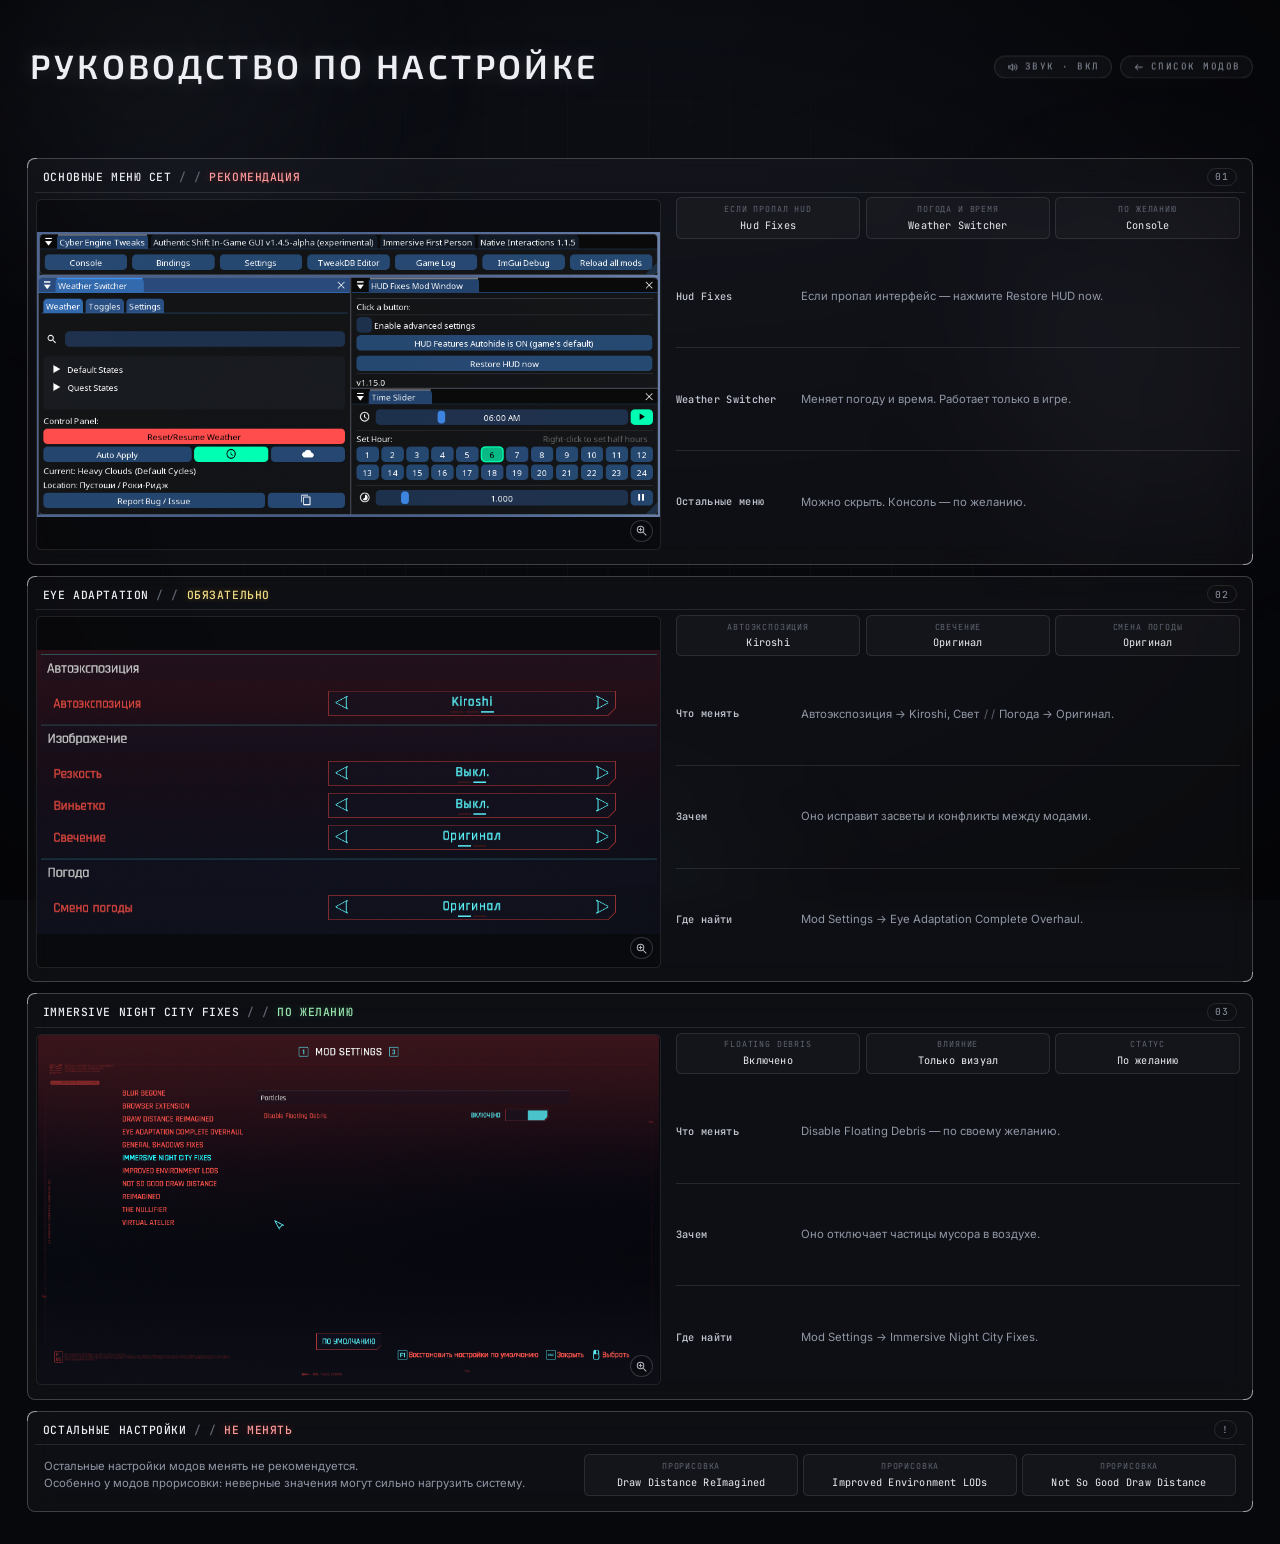
<file: guide.html>
<!doctype html>
<html lang="ru">
<head>
<meta charset="utf-8">
<meta name="viewport" content="width=device-width,initial-scale=1">
<title>Руководство по настройке — Cyberpunk 2077</title>
<link rel="preconnect" href="https://fonts.googleapis.com">
<link rel="preconnect" href="https://fonts.gstatic.com" crossorigin>
<link rel="preload" as="style" href="https://fonts.googleapis.com/css2?family=Exo+2:wght@600&family=Inter:wght@400;500;600&family=JetBrains+Mono:wght@400;500;600&display=swap" onload="this.onload=null;this.rel='stylesheet'">
<noscript><link rel="stylesheet" href="https://fonts.googleapis.com/css2?family=Exo+2:wght@600&family=Inter:wght@400;500;600&family=JetBrains+Mono:wght@400;500;600&display=swap"></noscript>
<style>
:root{
  --bg:#07080c;
  --text:#e6e8ee;
  --dim:#9097a5;
  --faint:#5f6572;
  --line:rgba(236,238,245,.22);
  --line2:rgba(236,238,245,.11);
  --rh:1.55rem;
  --sans:'Inter',system-ui,-apple-system,'Segoe UI',Roboto,sans-serif;
  --mono:'JetBrains Mono',ui-monospace,SFMono-Regular,Consolas,monospace;
  --disp:'Exo 2','Inter',system-ui,sans-serif;
}
*{box-sizing:border-box}
html{font-size:min(.8333vw,max(1.5625vh,12px),30px)}
body{margin:0;background:var(--bg);color:var(--text);font-family:var(--sans);-webkit-font-smoothing:antialiased;overflow-x:hidden}

/* ---------- фон ---------- */
.bg{position:fixed;inset:0;z-index:-2;overflow:hidden;contain:layout paint;background:radial-gradient(120% 90% at 50% 0%,#0d0f16 0%,#07080c 60%)}
.blob{position:absolute;border-radius:50%;filter:blur(70px);opacity:.55;will-change:transform}
.b1{width:46vw;height:46vw;left:-12vw;top:-18vw;background:radial-gradient(circle,rgba(150,165,205,.20),transparent 68%);animation:d1 38s ease-in-out infinite alternate}
.b2{width:40vw;height:40vw;right:-10vw;top:12vh;background:radial-gradient(circle,rgba(190,170,210,.13),transparent 68%);animation:d2 46s ease-in-out infinite alternate}
.b3{width:50vw;height:34vw;left:22vw;bottom:-22vw;background:radial-gradient(circle,rgba(130,170,190,.14),transparent 70%);animation:d3 52s ease-in-out infinite alternate}
@keyframes d1{to{transform:translate(9vw,7vh)}}
@keyframes d2{to{transform:translate(-8vw,9vh)}}
@keyframes d3{to{transform:translate(-10vw,-6vh)}}
.grid{position:fixed;inset:0;z-index:-1;pointer-events:none;
  background-image:linear-gradient(rgba(236,238,245,.028) 1px,transparent 1px),linear-gradient(90deg,rgba(236,238,245,.028) 1px,transparent 1px);
  background-size:3rem 3rem;
  -webkit-mask-image:radial-gradient(ellipse at center,#000 30%,transparent 85%);mask-image:radial-gradient(ellipse at center,#000 30%,transparent 85%)}
.vig{position:fixed;inset:0;z-index:-1;pointer-events:none;background:radial-gradient(ellipse at center,transparent 55%,rgba(0,0,0,.45) 100%)}

/* ---------- каркас ---------- */
.page{min-height:100vh;min-height:100dvh;max-width:120rem;margin:0 auto;padding:1.6rem 2.5rem;display:flex;flex-direction:column;justify-content:center;gap:1.9rem}

/* ---------- верхняя полоса ---------- */
.top{position:relative;z-index:30;display:grid;grid-template-columns:repeat(4,minmax(0,1fr));gap:.8rem;align-items:center;height:7.4rem}
.hd{grid-column:1;justify-self:start;display:grid;gap:.9rem;width:max-content;max-width:100%}
h1{margin:0;text-align:center;font-family:var(--disp);font-weight:600;font-size:2.5rem;line-height:1.05;letter-spacing:.1em;color:#eceef3;text-transform:uppercase;padding-left:.1em;text-shadow:0 0 1.6rem rgba(220,226,240,.18);white-space:nowrap}
.tags{width:0;min-width:100%;display:flex;gap:.35rem}
.tag{flex:1 1 auto;text-align:center;white-space:nowrap;font-family:var(--mono);font-size:.56rem;letter-spacing:.06em;text-transform:uppercase;color:#c4c9d4;border:1px solid var(--line);border-radius:999px;padding:.32rem .15rem;background:rgba(255,255,255,.03);backdrop-filter:blur(.5rem);-webkit-backdrop-filter:blur(.5rem)}
.mid{grid-column:2 / span 2;position:relative;display:flex;justify-content:center;align-items:center;height:100%}


/* ---------- доска ---------- */
.board{display:grid;grid-template-columns:repeat(4,minmax(0,1fr));gap:.8rem}
.card{position:relative;display:flex;flex-direction:column;min-width:0;border:1px solid var(--line);border-radius:.6rem;padding:.2rem .5rem .5rem;
  background:rgba(255,255,255,.032);backdrop-filter:blur(1rem) saturate(1.15);-webkit-backdrop-filter:blur(1rem) saturate(1.15);
  animation:rise .7s cubic-bezier(.2,.7,.2,1) both}
.card::before,.card::after{content:"";position:absolute;width:.7rem;height:.7rem;border:1px solid rgba(255,255,255,.75);opacity:.65;pointer-events:none}
.card::before{top:-1px;left:-1px;border-right:0;border-bottom:0;border-top-left-radius:.6rem}
.card::after{right:-1px;bottom:-1px;border-left:0;border-top:0;border-bottom-right-radius:.6rem}
@keyframes rise{from{opacity:0;transform:translateY(.7rem)}to{opacity:1;transform:none}}
.ch{display:flex;align-items:center;justify-content:space-between;gap:.6rem;height:2.3rem;padding:0 .6rem;margin-bottom:.35rem;border-bottom:1px solid var(--line2)}
.ch h2{margin:0;min-width:0;font-family:var(--mono);font-weight:500;font-size:.84rem;letter-spacing:.05em;text-transform:uppercase;color:#eceef3;white-space:nowrap;overflow:hidden;text-overflow:ellipsis}
.ch h2 i{font-style:normal;color:var(--faint);white-space:pre}
.ct{flex:none;font-family:var(--mono);font-size:.72rem;letter-spacing:.08em;color:var(--dim);border:1px solid var(--line2);border-radius:999px;padding:.12rem .55rem}

.acts{grid-column:4;justify-self:end;display:flex;align-items:center;gap:.6rem;transform:translateY(-1.15rem)}
.snd,.back{display:flex;align-items:center;gap:.5rem;padding:.34rem .85rem;font-family:var(--mono);font-size:.68rem;letter-spacing:.16em;text-transform:uppercase;color:var(--dim);background:rgba(255,255,255,.03);border:1px solid var(--line2);border-radius:999px;text-decoration:none;white-space:nowrap;cursor:pointer;transition:color .25s,border-color .25s;backdrop-filter:blur(.5rem);-webkit-backdrop-filter:blur(.5rem)}
.snd svg,.back svg{flex:none;width:.85rem;height:.85rem;fill:none;stroke:currentColor;stroke-width:1.6;stroke-linecap:round;stroke-linejoin:round}
.snd .off{display:none}
.snd[aria-pressed="false"] .on{display:none}
.snd[aria-pressed="false"] .off{display:block}
.snd[aria-pressed="false"]{opacity:.65}
.snd:hover,.snd:focus-visible,.back:hover,.back:focus-visible{color:#fff;border-color:var(--line);outline:none}
.tags.ghosted{visibility:hidden}
/* высоты рамок — как у рядов в списке модов: 10/11 строк, 10 строк, 2 строки */
.gb{display:grid;grid-template-columns:repeat(3,minmax(0,1fr));grid-template-rows:calc(20.4rem + 2px) calc(18.85rem + 2px) calc(6.45rem + 2px);gap:.8rem}
.gb .card.g{grid-row:1 / span 2}
.gb .card.nt{grid-column:1 / -1;grid-row:3}
.card:nth-child(1){animation-delay:.05s}.card:nth-child(2){animation-delay:.12s}.card:nth-child(3){animation-delay:.19s}.card:nth-child(4){animation-delay:.26s}
.card{min-height:0}
.shot{position:relative;flex:none;aspect-ratio:16/9;margin:.1rem .1rem .6rem;padding:0;border:1px solid var(--line2);border-radius:.4rem;overflow:hidden;background:rgba(0,0,0,.35);cursor:zoom-in;display:block;outline:none;transition:border-color .3s ease,box-shadow .3s ease}
.shot img{position:absolute;inset:0;width:100%;height:100%;object-fit:contain;display:block;transition:transform .5s cubic-bezier(.2,.8,.2,1)}
.shot:hover,.shot:focus-visible{border-color:var(--line);box-shadow:0 0 1.6rem rgba(220,228,255,.08)}
.shot:hover img{transform:scale(1.02)}
.shot::after{content:"";position:absolute;right:.55rem;bottom:.55rem;width:1.5rem;height:1.5rem;border:1px solid var(--line);border-radius:50%;background:rgba(10,11,16,.7) url("data:image/svg+xml,%3Csvg xmlns='http://www.w3.org/2000/svg' viewBox='0 0 20 20' fill='none' stroke='%23d9dde6' stroke-width='1.6' stroke-linecap='round'%3E%3Ccircle cx='8.5' cy='8.5' r='5'/%3E%3Cpath d='M12.3 12.3L17 17M8.5 6.3v4.4M6.3 8.5h4.4'/%3E%3C/svg%3E") center/62% no-repeat;opacity:.8;pointer-events:none}
.shot.empty{cursor:default}
.shot.empty img,.shot.empty::after{display:none}
.shot .ph0{display:none;position:absolute;inset:0;flex-direction:column;align-items:center;justify-content:center;gap:.4rem;font-family:var(--mono);font-size:.7rem;letter-spacing:.14em;text-transform:uppercase;color:var(--faint)}
.shot .ph0 small{font-size:.58rem;letter-spacing:.06em;text-transform:none;opacity:.8}
.shot.empty .ph0{display:flex}
.desc{flex:1;min-height:0;padding:0 .7rem .25rem;display:flex;flex-direction:column;gap:.5rem;font-size:.84rem;line-height:1.5;color:var(--dim)}
.kv{flex:none;display:grid;grid-template-columns:repeat(3,minmax(0,1fr));gap:.4rem}
.kv>div{display:flex;flex-direction:column;align-items:center;justify-content:center;gap:.15rem;min-height:2.7rem;padding:.35rem .4rem;border:1px solid var(--line2);border-radius:.4rem;background:rgba(255,255,255,.028);text-align:center;transition:border-color .25s ease}
.kv>div:hover{border-color:var(--line)}
.kv small{font-family:var(--mono);font-size:.62rem;letter-spacing:.1em;text-transform:uppercase;color:var(--faint);white-space:nowrap}
.kv span{font-family:var(--mono);font-size:.76rem;letter-spacing:.02em;color:#eceef3;white-space:nowrap}
.rows{flex:1;min-height:0;display:flex;flex-direction:column}
.it{flex:1;display:grid;grid-template-columns:8.6rem minmax(0,1fr);column-gap:.7rem;align-items:center;border-top:1px solid var(--line2)}
.it:first-child{border-top:0}
.it b{font-family:var(--mono);font-weight:500;font-size:.76rem;letter-spacing:.03em;color:#c4c9d4}
.it p{margin:0}
.sl{color:var(--faint);margin:0 .1em}
.s{font-style:normal;font-weight:500;font-family:var(--mono)}
.s.r{color:#ff9a9a;text-shadow:0 0 .7rem rgba(255,80,80,.38)}
.s.y{color:#f3dc84;text-shadow:0 0 .7rem rgba(255,205,70,.34)}
.s.g{color:#9ce8b3;text-shadow:0 0 .7rem rgba(80,225,140,.32)}
.note{display:grid;grid-template-columns:minmax(0,1fr) minmax(0,1.25fr);gap:1.4rem;align-items:center;height:3.1rem;padding:0 .7rem;font-size:.84rem;line-height:1.5;color:var(--dim)}
.note p{margin:0}

.shot,.shot img,.lb,.lb img{-webkit-user-select:none;user-select:none;-webkit-user-drag:none;-webkit-tap-highlight-color:transparent;-webkit-touch-callout:none}
.shot::selection,.shot img::selection,.lb img::selection{background:transparent}
.lb{position:fixed;inset:0;z-index:100;display:flex;flex-direction:column;align-items:center;justify-content:center;gap:.8rem;padding:2rem;background:rgba(5,6,9,.9);backdrop-filter:blur(.6rem);-webkit-backdrop-filter:blur(.6rem);opacity:0;pointer-events:none;transition:opacity .3s ease;cursor:zoom-out}
.lb.on{opacity:1;pointer-events:auto}
.lb img{max-width:92vw;max-height:84vh;border:1px solid var(--line);border-radius:.5rem;box-shadow:0 1.4rem 4rem rgba(0,0,0,.6);transform:scale(.96);transition:transform .35s cubic-bezier(.2,.8,.2,1)}
.lb.on img{transform:none}
.lb .cap{font-family:var(--mono);font-size:.84rem;letter-spacing:.08em;color:var(--dim);text-align:center}
.lb .cap b{color:#eceef3;font-weight:500}
@media (max-width:1439px),(hover:none) and (pointer:coarse){
  html{font-size:clamp(13.5px,1.05vw,17px)}
  .page{padding:2.4rem 2rem}
  .gb{grid-template-columns:minmax(0,1fr);grid-template-rows:none}
  .gb .card.g,.gb .card.nt{grid-row:auto;grid-column:auto}
  .card.g{display:grid;grid-template-columns:minmax(0,1.1fr) minmax(0,1fr);grid-template-rows:auto 1fr;column-gap:1.1rem;align-items:stretch}
  .card.g .ch{grid-column:1 / -1}
  .card.g .shot{align-self:start;margin:.1rem 0 .5rem .1rem}
  .card.g .desc{flex:none;padding:0 .4rem .3rem 0}
  .gb{flex:1;grid-template-rows:none;grid-auto-rows:auto}
  .rows{flex:1}.it{padding:.6rem 0;min-height:0}
  .card.g .desc{align-self:stretch;display:flex;flex-direction:column}
  .card.g .shot{align-self:center}
  .note{height:auto;padding:.3rem .7rem .6rem}
}
@media (min-width:700px) and (max-width:999px) and (orientation:portrait){html{font-size:clamp(14px,1.8vw,21px)}}
@media (max-width:1199px),(hover:none) and (pointer:coarse){.note{grid-template-columns:minmax(0,1fr);row-gap:.7rem}}
@media (max-width:999px),(hover:none) and (pointer:coarse){
  html{font-size:14px}
  .page{padding:2.4rem 1rem 2rem;justify-content:flex-start}
  .top{display:flex;flex-direction:column;height:auto;gap:1.2rem;align-items:stretch}
  .hd{align-self:center}
  h1{font-size:1.9rem;white-space:normal;text-align:center}
  .tags{display:none}
  .acts{align-self:center;transform:none}
}
@media (max-width:759px),(hover:none) and (pointer:coarse){
  html{font-size:15px}
  .card.g{display:flex}
  .card.g .shot{align-self:stretch;margin:.1rem .1rem .6rem}
  .card.g .desc{padding:0 .7rem .25rem}
  .rows{flex:none}.it{grid-template-columns:minmax(0,1fr);row-gap:.15rem}
  .note{grid-template-columns:minmax(0,1fr)}
  .note .kv{grid-template-columns:minmax(0,1fr)}
  .note .kv span{white-space:normal;text-align:center}
}
@media (max-width:479px){
  .page{padding:2rem .7rem 1.6rem}
  h1{font-size:1.5rem}
  .ch{height:auto;min-height:2.3rem;padding:.4rem .6rem}
  .ch h2{white-space:normal;overflow:visible;line-height:1.35}
  .kv span,.kv small{white-space:normal;overflow-wrap:anywhere}
  .kv>div{padding:.35rem .25rem}
  .note .kv{grid-template-columns:minmax(0,1fr)}
}
@media (max-height:520px) and (min-width:700px){.page{padding-top:1.4rem}}
@media (prefers-reduced-motion:reduce){.blob,.card{animation:none!important}}
@media (hover:none) and (pointer:coarse){html{font-size:clamp(15px,min(3.1vw,5vh),30px)}}
@media (hover:none) and (pointer:coarse){.card,.tag,.search,.snd,.dl,.gd,.vd,.back,.perf,.dlnote,.dm,.dm-head,.lb,.vid,.nick-in,.bubble{-webkit-backdrop-filter:none!important;backdrop-filter:none!important}}
</style>
<script>window.MOB=matchMedia('(hover:none) and (pointer:coarse)').matches</script>
<script>MOB||document.write('<link rel="stylesheet" href="assets/nick.css">')</script>
</head>
<body>
<div class="bg"><div class="blob b1"></div><div class="blob b2"></div><div class="blob b3"></div></div>
<div class="grid"></div><div class="vig"></div>
<main class="page">
  <header class="top">
    <div class="hd">
      <h1>Руководство по настройке</h1>
      <div class="tags ghosted" aria-hidden="true"><span class="tag">·</span></div>
    </div>
    <div class="acts">
      <button class="snd" id="snd" type="button" aria-pressed="true" aria-label="Звук"><svg class="on" viewBox="0 0 20 20" aria-hidden="true"><path d="M3 8v4h3l4 3.4V4.6L6 8z"/><path d="M13 7.2a4 4 0 010 5.6M15.4 5a7.2 7.2 0 010 10"/></svg><svg class="off" viewBox="0 0 20 20" aria-hidden="true"><path d="M3 8v4h3l4 3.4V4.6L6 8z"/><path d="M13.5 8l4 4M17.5 8l-4 4"/></svg><span id="sndT">Звук · вкл</span></button>
      <a class="back" id="back" href="./" data-nk="back"><svg viewBox="0 0 20 20" aria-hidden="true"><path d="M16 10H4M8.6 5.4L4 10l4.6 4.6"/></svg>Список модов</a>
    </div>
  </header>
  <section class="gb" aria-label="Руководство по настройке">
    <article class="card g" data-nk="g0">
      <div class="ch"><h2>Основные меню CET<i> / / </i><em class="s r">Рекомендация</em></h2><span class="ct">01</span></div>
      <button class="shot" type="button" data-cap="Основные меню CET"><img draggable="false" decoding="async" src="img/1-cet.png" alt="Основные меню CET"><div class="ph0">Скриншот 01<small>img/1-cet.png</small></div></button>
      <div class="desc">
        <div class="kv"><div><small>Если пропал HUD</small><span>Hud Fixes</span></div><div><small>Погода и время</small><span>Weather Switcher</span></div><div><small>По желанию</small><span>Console</span></div></div>
        <div class="rows">
          <div class="it"><b>Hud Fixes</b><p>Если пропал интерфейс — нажмите Restore HUD now.</p></div>
          <div class="it"><b>Weather Switcher</b><p>Меняет погоду и время. Работает только в игре.</p></div>
          <div class="it"><b>Остальные меню</b><p>Можно скрыть. Консоль — по желанию.</p></div>
        </div>
      </div>
    </article>
    <article class="card g" data-nk="g1">
      <div class="ch"><h2>Eye Adaptation<i> / / </i><em class="s y">Обязательно</em></h2><span class="ct">02</span></div>
      <button class="shot" type="button" data-cap="Eye Adaptation Complete Overhaul"><img draggable="false" loading="lazy" decoding="async" src="img/2-eye-adaptation.png" alt="Настройки Eye Adaptation"><div class="ph0">Скриншот 02<small>img/2-eye-adaptation.png</small></div></button>
      <div class="desc">
        <div class="kv"><div><small>Автоэкспозиция</small><span>Kiroshi</span></div><div><small>Свечение</small><span>Оригинал</span></div><div><small>Смена погоды</small><span>Оригинал</span></div></div>
        <div class="rows">
          <div class="it"><b>Что менять</b><p>Автоэкспозиция → Kiroshi, Свет <span class="sl">/ /</span> Погода → Оригинал.</p></div>
          <div class="it"><b>Зачем</b><p>Оно исправит засветы и конфликты между модами.</p></div>
          <div class="it"><b>Где найти</b><p>Mod Settings → Eye Adaptation Complete Overhaul.</p></div>
        </div>
      </div>
    </article>
    <article class="card g" data-nk="g2">
      <div class="ch"><h2>Immersive Night City Fixes<i> / / </i><em class="s g">По желанию</em></h2><span class="ct">03</span></div>
      <button class="shot" type="button" data-cap="Immersive Night City Fixes"><img draggable="false" loading="lazy" decoding="async" src="img/3-night-city-fixes.png" alt="Настройки Immersive Night City Fixes"><div class="ph0">Скриншот 03<small>img/3-night-city-fixes.png</small></div></button>
      <div class="desc">
        <div class="kv"><div><small>Floating Debris</small><span>Включено</span></div><div><small>Влияние</small><span>Только визуал</span></div><div><small>Статус</small><span>По желанию</span></div></div>
        <div class="rows">
          <div class="it"><b>Что менять</b><p>Disable Floating Debris — по своему желанию.</p></div>
          <div class="it"><b>Зачем</b><p>Оно отключает частицы мусора в воздухе.</p></div>
          <div class="it"><b>Где найти</b><p>Mod Settings → Immersive Night City Fixes.</p></div>
        </div>
      </div>
    </article>
    <article class="card nt" data-nk="g3">
      <div class="ch"><h2>Остальные настройки<i> / / </i><em class="s r">Не менять</em></h2><span class="ct">!</span></div>
      <div class="note">
        <p>Остальные настройки модов менять не рекомендуется.<br>Особенно у модов прорисовки: неверные значения могут сильно нагрузить систему.</p>
        <div class="kv"><div><small>Прорисовка</small><span>Draw Distance ReImagined</span></div><div><small>Прорисовка</small><span>Improved Environment LODs</span></div><div><small>Прорисовка</small><span>Not So Good Draw Distance</span></div></div>
      </div>
    </article>
  </section>
</main>
<div class="lb" id="lb" aria-hidden="true"><img id="lbi" alt="" draggable="false"><div class="cap" id="lbc"></div></div>
<script src="assets/audio.js"></script>
<script>
(function(){
  var shots=[].slice.call(document.querySelectorAll('.shot')),lb=document.getElementById('lb'),lbi=document.getElementById('lbi'),lbc=document.getElementById('lbc'),cur=-1,opened=0;
  shots.forEach(function(s,i){
    var im=s.querySelector('img');
    function bad(){s.classList.add('empty')}
    im.addEventListener('error',bad);
    if(im.complete&&im.naturalWidth===0)bad();
    s.addEventListener('mouseenter',function(){if(!s.classList.contains('empty'))playHoverImg()});
    s.addEventListener('mouseleave',function(){lastImg=0});
    s.addEventListener('click',function(){if(!s.classList.contains('empty'))open(i)});
  });
  var back=document.getElementById('back');
  if(!MOB)back.addEventListener('click',function(e){
    if(e.metaKey||e.ctrlKey||e.shiftKey||e.altKey||e.button)return;
    e.preventDefault();
    try{sessionStorage.setItem('nk-arrive','1')}catch(x){}
    var go=function(){location.href=back.href};
    if(window.NICK)NICK.leave(go);else go();
  });
  var SAY=[['y|разглядываешь? ну-ну. я тоже иногда на себя смотрю.'],['s|ого, крупно! а теперь мои пиксели видно, бл{я}ть.'],['n|скрин как скрин. «Mod Settings» — не страшно.']];
  function open(i){
    cur=i;var s=shots[i];lbi.src=s.querySelector('img').src;
    lbc.innerHTML='<b>0'+(i+1)+'</b> · '+s.dataset.cap;
    lb.classList.add('on');lb.setAttribute('aria-hidden','false');playZoomIn();
    opened++;if(window.NICK&&opened%3===1)setTimeout(function(){NICK.say(SAY[(opened/3|0)%SAY.length])},700);
  }
  function close(){lb.classList.remove('on');lb.setAttribute('aria-hidden','true');cur=-1;playZoomOut()}
  function go(d){
    var n=cur,k=0;do{n=(n+d+shots.length)%shots.length;k++}while(shots[n].classList.contains('empty')&&k<shots.length);
    if(!shots[n].classList.contains('empty')){var s=shots[n];cur=n;lbi.src=s.querySelector('img').src;lbc.innerHTML='<b>0'+(n+1)+'</b> · '+s.dataset.cap}
  }
  lb.addEventListener('click',close);
  addEventListener('keydown',function(e){
    if(cur<0)return;
    if(e.key==='Escape')close();else if(e.key==='ArrowRight')go(1);else if(e.key==='ArrowLeft')go(-1);
  });
})();
</script>
<script>
if(!MOB)window.NICKCFG={sel:'.card,.snd,.back',
 arrive:[['s|о, а я уже тут. «Руководство по настройке» — читай, не тупи.','y|и скриншоты разгляди, а то «Console» ему подавай.'],['h|я с тобой! «Eye Adaptation» настроим — глаза не сломаем.']],
 quips:{
  g0:['n|«Cyber Engine Tweaks» — окошки поверх меню. выглядят как мой рабочий стол.','s|«Hud Fixes»: интерфейс пропал — нажми кнопку, не плачь.','w|«Weather Switcher» в главном меню не работает. я проверял. дважды.','y|«Console» — для тех, кто любит чит-коды. я люблю.'],
  g1:['n|«Kiroshi» — автоэкспозиция. в глазах не темнеет, а в голове всё равно пусто.','h|свет и погода — оригинал. «Оно исправит засветы и конфликты между модами» — мне бы так с соседями.','a|«Eye Adaptation» трогай аккуратно, сук{а}! глаза — не запасные.'],
  g2:['n|«Disable Floating Debris» отключает частицы мусора в воздухе. а в моей комнате кто отключит?','y|«Immersive Night City Fixes» чинит город. меня бы кто починил.','z|летающий мусор… я такой же. летаю, никому не нужен.'],
  g3:['a|«Improved Environment LODs», «Not So Good Draw Distance» — не трогай, бл{я}ть! я предупреждал.','s|прорисовка — штука нежная. тронешь не туда — «ебан{у}ться» и 20 кадров.','w|«Draw Distance ReImagined» трогать нельзя. я вот трогал. и ничего хорошего.'],
  back:['w|назад к списку? ну давай, я с тобой.','y|«Список модов» ждёт. и «Just Monika» на постере тоже.']
 }};
</script>
<script>if(location.protocol==="file:"){var b=document.getElementById("back");if(b)b.setAttribute("href","index.html")}</script>
<script>MOB||document.write('<script src="assets/nick.js"><\/script>')</script>
</body>
</html>
</file>
<file: assets/nick.css>
/* ---------- ник, портал, диалог ---------- */
.nick{position:fixed;left:0;top:0;z-index:80;touch-action:none;user-select:none;-webkit-user-select:none;cursor:grab;will-change:transform}
.nick.drag{cursor:grabbing}
.nick-in{position:relative;padding:.42rem .95rem;border:1px solid rgba(236,238,245,.6);border-radius:.4rem;background:rgba(14,15,21,.78);backdrop-filter:blur(.6rem);-webkit-backdrop-filter:blur(.6rem);color:#fff;font-family:var(--mono);font-size:.9rem;letter-spacing:.08em;white-space:nowrap;box-shadow:0 .5rem 1.4rem rgba(0,0,0,.45),0 0 1.2rem rgba(200,225,255,.12);text-shadow:-1px 0 rgba(143,233,255,.55),1px 0 rgba(255,143,214,.45)}
.nick-in .nm0{display:block;transition:opacity .18s ease}
.nick-in .face{position:absolute;inset:0;display:flex;align-items:center;justify-content:center;opacity:0;transition:opacity .18s ease;white-space:nowrap;letter-spacing:0;font-size:1.05rem;pointer-events:none}
.nick-in .face b{display:block;font-weight:400}
.nick.talk .nm0{opacity:0}
.nick.talk .face{opacity:1}
.face.m-a b{animation:fsh .1s linear infinite}
.face.m-s b{animation:fsh .07s linear infinite}
.face.m-z b{animation:fbob 1.8s ease-in-out infinite}
.face.m-d b{animation:fdz .9s linear infinite}
.face.m-f b,.face.m-l b{animation:fbob .6s ease-in-out infinite}
.face.gl b{animation:fgl .32s steps(1) 1!important}
@keyframes fsh{0%{transform:translate(-1px,0)}50%{transform:translate(1px,-1px)}100%{transform:translate(-1px,1px)}}
@keyframes fbob{50%{transform:translateY(-.12rem)}}
@keyframes fdz{from{transform:rotate(-4deg)}50%{transform:rotate(4deg)}to{transform:rotate(-4deg)}}
@keyframes fgl{0%{transform:translate(-3px,0) skewX(16deg);filter:hue-rotate(90deg)}25%{transform:translate(3px,1px) skewX(-14deg);opacity:.4}50%{transform:translate(-2px,-1px);filter:none}75%{transform:translate(2px,0) skewX(8deg);filter:hue-rotate(-60deg)}100%{transform:none}}
.nick.struggle .nick-in{animation:strug .09s linear infinite;border-color:rgba(255,90,110,.8)}
@keyframes strug{0%{transform:translate(-2px,1px) rotate(-3deg)}50%{transform:translate(2px,-1px) rotate(3deg)}100%{transform:translate(-1px,-1px) rotate(-2deg)}}
.nick.perch .nick-in{animation:sway 2.4s ease-in-out infinite;transform-origin:50% 100%}
@keyframes sway{50%{transform:rotate(1.6deg)}}
/* цифровые лапки */
.legs{position:absolute;left:0;right:0;top:100%;height:0;opacity:0;transition:opacity .35s ease;pointer-events:none}
.nick.legs-on .legs{opacity:1}
.leg{position:absolute;top:-1px;width:1px;height:.95rem;background:#e6eaf2;box-shadow:0 0 4px rgba(143,233,255,.8);transform-origin:50% 0;transform:rotate(calc(var(--r)*1deg));animation:lg .5s ease-in-out infinite;animation-delay:var(--dl)}
.leg i{position:absolute;left:0;top:100%;width:1px;height:1.05rem;background:#e6eaf2;box-shadow:0 0 4px rgba(255,143,214,.7);transform-origin:50% 0;transform:rotate(calc(var(--k)*1deg))}
.nick.still .leg{animation-play-state:paused}
@keyframes lg{0%,100%{transform:rotate(calc(var(--r)*1deg))}50%{transform:rotate(calc(var(--r)*.3deg)) translateY(-.2rem)}}
/* цифровые крылья */
.wing{position:absolute;top:-30%;width:3rem;height:1.9rem;opacity:0;transition:opacity .35s ease;pointer-events:none}
.wing.l{right:100%;transform-origin:100% 70%;animation:wl .7s ease-in-out infinite alternate}
.wing.r{left:100%;transform-origin:0 70%;animation:wr .7s ease-in-out infinite alternate}
.wing svg{width:100%;height:100%;overflow:visible;fill:none;stroke:#dfe9ff;stroke-width:1;filter:drop-shadow(0 0 3px rgba(143,233,255,.85))}
.wing.r svg{transform:scaleX(-1)}
.nick.wings-on .wing{opacity:.95}
@keyframes wl{from{transform:rotate(20deg)}to{transform:rotate(-24deg)}}
@keyframes wr{from{transform:rotate(-20deg)}to{transform:rotate(24deg)}}
/* портал: тихая дыра в коде страницы */
.portal{position:fixed;z-index:75;width:6.4rem;height:6.4rem;margin:-3.2rem 0 0 -3.2rem;pointer-events:none;transform:scale(.1);opacity:0;transition:transform .6s cubic-bezier(.2,1,.3,1),opacity .45s ease;filter:drop-shadow(0 0 .9rem rgba(0,0,0,.95))}
.portal.open{transform:scale(1);opacity:1}
.portal.closing{transform:scale(.04);opacity:0;transition:transform .55s ease-in,opacity .55s ease-in}
.portal .hole{position:absolute;inset:0;overflow:hidden;background:radial-gradient(circle,#000 0,#010102 62%,#07080c 100%);animation:holej 1.2s steps(1) infinite;box-shadow:inset 0 0 1.4rem #000}
@keyframes holej{0%{clip-path:var(--h1)}34%{clip-path:var(--h2)}67%{clip-path:var(--h3)}}
.portal .code{position:absolute;left:12%;right:12%;top:0;font-family:var(--mono);font-size:.46rem;line-height:1.4;color:rgba(190,200,215,.28);white-space:pre;animation:cscroll 3.2s linear infinite;-webkit-mask:radial-gradient(circle at 50% 50%,#000 20%,transparent 70%);mask:radial-gradient(circle at 50% 50%,#000 20%,transparent 70%)}
@keyframes cscroll{from{transform:translateY(0)}to{transform:translateY(-50%)}}
.portal .fr{position:absolute;font-family:var(--mono);font-size:.55rem;color:rgba(200,208,222,.4);animation:frf 2.4s steps(2) infinite}
@keyframes frf{0%,100%{opacity:.5}50%{opacity:.1}}
.portal::before{content:"";position:absolute;inset:-4%;border-radius:50%;border:1px solid rgba(215,222,235,.28);animation:rg 5s linear infinite}
.portal::after{content:"";position:absolute;inset:-12%;border-radius:50%;border:1px dashed rgba(215,222,235,.14);animation:rg 9s linear infinite reverse}
@keyframes rg{to{transform:rotate(360deg)}}
.bubble{position:fixed;left:0;top:0;z-index:85;pointer-events:none;width:20rem;border:1px solid rgba(236,238,245,.5);border-radius:.45rem;background:rgba(12,13,19,.86);backdrop-filter:blur(.8rem);-webkit-backdrop-filter:blur(.8rem);box-shadow:0 .8rem 2rem rgba(0,0,0,.5);opacity:0;transition:opacity .3s ease}
.bubble.on{opacity:1}
.bubble .bh{display:flex;align-items:center;gap:.28rem;padding:.3rem .55rem;border-bottom:1px solid var(--line2);font-family:var(--mono);font-size:.6rem;letter-spacing:.12em;color:var(--dim)}
.bubble .bh i{width:.32rem;height:.32rem;border:1px solid var(--dim);display:inline-block}
.bubble .bh span{margin-left:auto}
.bubble .bt{padding:.6rem .7rem .7rem;min-height:4.1rem;font-family:var(--mono);font-size:.86rem;line-height:1.5;color:#e9ecf2;transition:opacity .2s ease}
</file>
